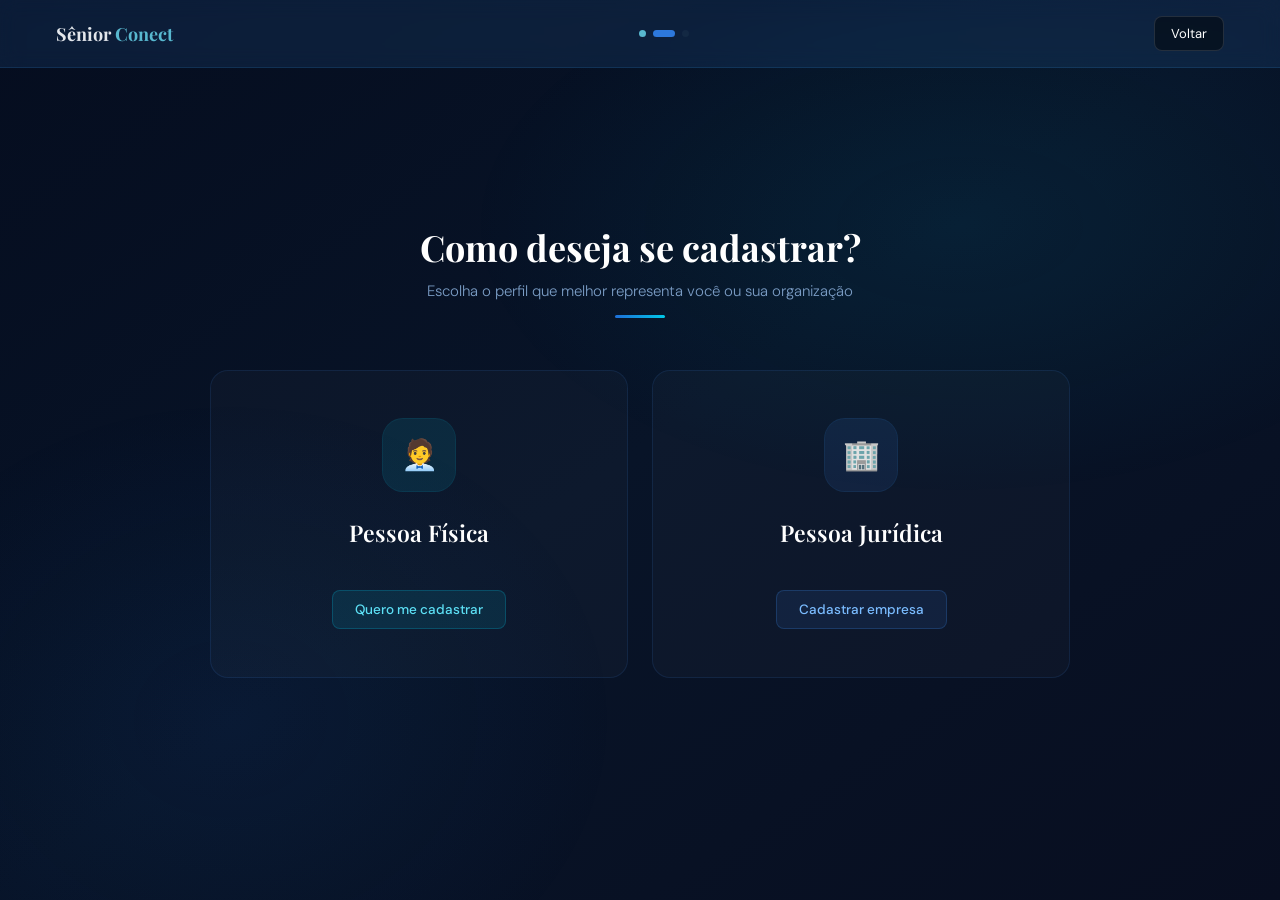
<file: cadastro.html>
<!DOCTYPE html>
<html lang="pt-BR">
<head>
  <meta charset="UTF-8">
  <meta name="viewport" content="width=device-width, initial-scale=1.0">
  <title>Sênior Conect + IA — Cadastro</title>
  <link rel="stylesheet" href="css/global.css">
  <link rel="stylesheet" href="css/nav.css">
  <link rel="stylesheet" href="css/cadastro.css">
  <link rel="stylesheet" href="css/footer.css">
</head>
<body>

<div class="screen-bg"></div>

<!-- MINI NAV -->
<nav class="mini-nav">
  <a href="index.html" class="logo-sm">Sênior <span>Conect</span></a>
  <div class="steps">
    <div class="step done"></div>
    <div class="step active"></div>
    <div class="step"></div>
  </div>
  <a href="index.html" class="btn-back"> Voltar</a>
</nav>

<!-- CONTEÚDO -->
<div class="cadastro-page">
  <div class="screen-inner">

    <div class="screen-header">
      <h2>Como deseja se cadastrar?</h2>
      <p>Escolha o perfil que melhor representa você ou sua organização</p>
      <div class="divider"></div>
    </div>

    <div class="type-cards">

      <!-- Pessoa Física -->
      <a href="formulario.html?tipo=fisica" class="type-card fisica">
        <div class="card-icon">🧑‍💼</div>
        <h3>Pessoa Física</h3>
        <span class="card-btn">Quero me cadastrar </span>
      </a>

      <!-- Pessoa Jurídica -->
      <a href="formulario.html?tipo=juridica" class="type-card juridica">
        <div class="card-icon">🏢</div>
        <h3>Pessoa Jurídica</h3>
        <span class="card-btn">Cadastrar empresa </span>
      </a>

    </div>

    

  </div>
</div>

<script src="js/navegacao.js"></script>
</body>
</html>
</file>
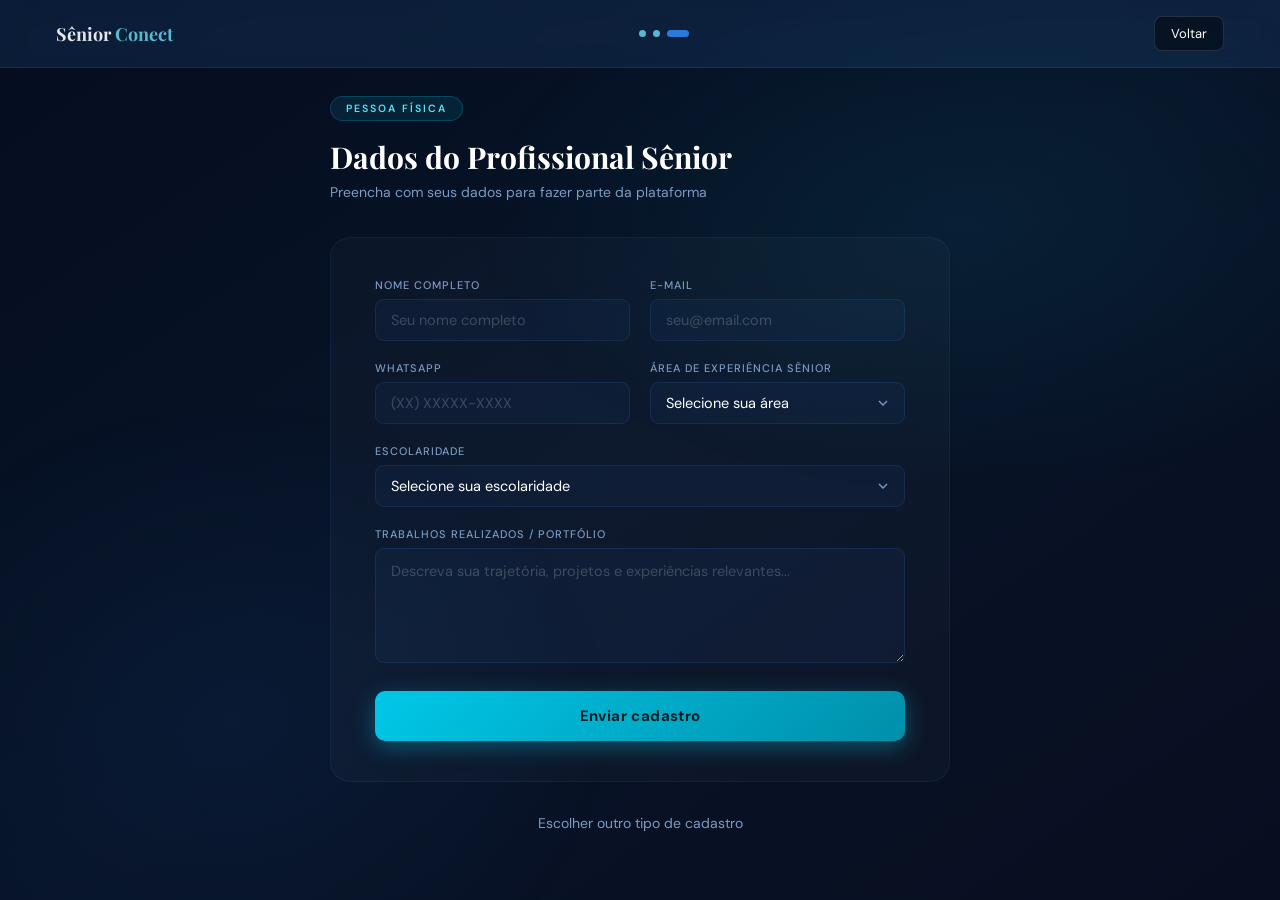
<file: formulario.html>
<!DOCTYPE html>
<html lang="pt-BR">
<head>
  <meta charset="UTF-8">
  <meta name="viewport" content="width=device-width, initial-scale=1.0">
  <title>Sênior Conect + IA — Formulário</title>
  <link rel="stylesheet" href="css/global.css">
  <link rel="stylesheet" href="css/nav.css">
  <link rel="stylesheet" href="css/formulario.css">
  <link rel="stylesheet" href="css/footer.css">
</head>
<body>

<div class="screen-bg"></div>

<!-- MINI NAV -->
<nav class="mini-nav">
  <a href="index.html" class="logo-sm">Sênior <span>Conect</span></a>
  <div class="steps">
    <div class="step done"></div>
    <div class="step done"></div>
    <div class="step active"></div>
  </div>
  <a href="cadastro.html" class="btn-back"> Voltar</a>
</nav>

<!-- FORMULÁRIO -->
<div class="formulario-page">
  <div class="form-wrapper">

    <div id="form-pill" class="form-type-pill"></div>
    <h2 class="form-title" id="form-title">Cadastro</h2>
    <p class="form-subtitle" id="form-subtitle"></p>

    <div class="form-card">
      <form id="main-form" onsubmit="submitForm(event)">
        <div class="form-grid" id="form-fields">
          <!-- Campos injetados pelo formulario.js -->
        </div>
        <button type="submit" class="btn-submit" id="submit-btn">Enviar cadastro</button>
      </form>
    </div>

    <div class="back-center">
      <a href="cadastro.html" class="link-back"> Escolher outro tipo de cadastro</a>
    </div>

  </div>
</div>



<!-- Toast de confirmação -->
<div class="toast" id="toast">Cadastro enviado com sucesso!</div>

<script src="js/navegacao.js"></script>
<script src="js/formulario.js"></script>
<script src="js/toast.js"></script>
</body>
</html>
</file>
<file: css/global.css>
/* =============================================
   GLOBAL — Variáveis, Reset, Fontes
   ============================================= */

@import url('https://fonts.googleapis.com/css2?family=Playfair+Display:ital,wght@0,400;0,600;0,700;1,400&family=DM+Sans:wght@300;400;500;600&display=swap');

:root {
  --blue-deep:   #050D1F;
  --blue-dark:   #0A1628;
  --blue-mid:    #0F2040;
  --blue-med:    #1A3A6B;
  --blue-accent: #1E6FD9;
  --blue-bright: #3B8EF0;
  --blue-light:  #7BBCFF;
  --cyan:        #00C8E8;
  --cyan-light:  #5DE0F5;
  --white:       #FFFFFF;
  --muted:       #7A9CC4;
  --border:      rgba(59,142,240,0.18);
}

*, *::before, *::after {
  margin: 0;
  padding: 0;
  box-sizing: border-box;
}

html { scroll-behavior: smooth; }

body {
  font-family: 'DM Sans', sans-serif;
  background: var(--blue-deep);
  color: var(--white);
  overflow-x: hidden;
  min-height: 100vh;
}

/* Páginas individuais ficam com min-height total */
.page-wrapper {
  display: flex;
  flex-direction: column;
  min-height: 100vh;
}

/* Animações comuns */
@keyframes fadeUp {
  from { opacity: 0; transform: translateY(28px); }
  to   { opacity: 1; transform: translateY(0); }
}

@keyframes heroIn {
  from { opacity: 0; transform: translateY(36px); }
  to   { opacity: 1; transform: translateY(0); }
}

@keyframes blink {
  0%, 100% { opacity: 1; box-shadow: 0 0 8px var(--cyan); }
  50%       { opacity: 0.2; box-shadow: none; }
}

/* Botões globais */
.btn-primary {
  background: linear-gradient(135deg, var(--blue-accent) 0%, #0E4CAA 100%);
  color: var(--white);
  font-family: 'DM Sans', sans-serif;
  font-weight: 600;
  font-size: 15px;
  padding: 14px 34px;
  border-radius: 8px;
  border: none;
  cursor: pointer;
  transition: all 0.25s;
  box-shadow: 0 6px 22px rgba(30,111,217,0.45);
  letter-spacing: 0.3px;
  text-decoration: none;
  display: inline-block;
}

.btn-primary:hover {
  transform: translateY(-2px);
  box-shadow: 0 10px 34px rgba(30,111,217,0.65);
}

.btn-ghost {
  background: transparent;
  color: rgba(255,255,255,0.68);
  font-family: 'DM Sans', sans-serif;
  font-size: 15px;
  font-weight: 400;
  padding: 14px 26px;
  border-radius: 8px;
  border: 1px solid rgba(255,255,255,0.14);
  cursor: pointer;
  transition: all 0.2s;
  text-decoration: none;
  display: inline-block;
}

.btn-ghost:hover {
  border-color: rgba(0,200,232,0.4);
  color: var(--cyan-light);
  background: rgba(0,200,232,0.05);
}

/* Divider dourado */
.divider {
  width: 50px;
  height: 3px;
  background: linear-gradient(90deg, var(--blue-accent), var(--cyan));
  border-radius: 2px;
  margin: 14px auto 0;
}

/* Toast de confirmação */
.toast {
  position: fixed;
  bottom: 30px;
  right: 30px;
  background: rgba(5,18,46,0.96);
  border: 1px solid rgba(0,200,232,0.38);
  color: var(--cyan-light);
  padding: 15px 24px;
  border-radius: 12px;
  font-size: 14px;
  font-weight: 500;
  z-index: 9999;
  transform: translateY(80px);
  opacity: 0;
  transition: all 0.35s cubic-bezier(.22,.68,0,1.2);
  backdrop-filter: blur(14px);
  box-shadow: 0 8px 36px rgba(0,0,0,0.5);
  display: flex;
  align-items: center;
  gap: 10px;
}

.toast.show {
  transform: translateY(0);
  opacity: 1;
}

/* Screen BG para páginas internas */
.screen-bg {
  position: fixed;
  inset: 0;
  pointer-events: none;
  z-index: 0;
  background:
    radial-gradient(ellipse 70% 55% at 75% 25%, rgba(0,200,232,0.07) 0%, transparent 55%),
    radial-gradient(ellipse 55% 65% at 18% 80%, rgba(30,111,217,0.07) 0%, transparent 55%);
}
</file>
<file: css/nav.css>
/* =============================================
   NAV — Navbar principal e Mini-nav interna
   ============================================= */

/* ---- Navbar principal (Home) ---- */
nav.main-nav {
  position: relative;
  z-index: 100;
  display: flex;
  align-items: center;
  justify-content: space-between;
  padding: 22px 56px;
  border-bottom: 1px solid rgba(120, 160, 190, 0.14);
  background: rgba(193, 224, 240, 0.78);
  backdrop-filter: blur(10px);
  -webkit-backdrop-filter: blur(10px);
}

.logo {
  font-family: 'Playfair Display', serif;
  font-size: 22px;
  font-weight: 700;
  color: #1c2430;
  letter-spacing: -0.3px;
  text-decoration: none;
  line-height: 1.05;
}

.logo span {
  color: #58b8cf;
}

.logo small {
  display: block;
  font-family: 'DM Sans', sans-serif;
  font-size: 9px;
  font-weight: 600;
  color: #7a94a3;
  letter-spacing: 4px;
  text-transform: uppercase;
  margin-top: 3px;
}

.nav-links {
  display: flex;
  align-items: center;
  gap: 34px;
  list-style: none;
}

.nav-links a {
  color: #39424e;
  text-decoration: none;
  font-size: 16px;
  font-weight: 500;
  letter-spacing: 0;
  transition: color 0.2s ease;
  position: relative;
}

.nav-links a::after {
  content: '';
  position: absolute;
  bottom: -5px;
  left: 0;
  width: 0;
  height: 2px;
  background: #58b8cf;
  border-radius: 2px;
  transition: width 0.25s ease;
}

.nav-links a:hover {
  color: #2f89a3;
}

.nav-links a:hover::after {
  width: 100%;
}

.nav-links .nav-login {
  color: #41606d;
  border: 1px solid rgba(88, 184, 207, 0.35);
  padding: 8px 18px;
  border-radius: 8px;
  transition: all 0.2s ease;
  font-size: 16px;
  background: rgba(255, 255, 255, 0.28);
}

.nav-links .nav-login:hover {
  background: rgba(88, 184, 207, 0.08);
  border-color: rgba(88, 184, 207, 0.55);
  color: #2f89a3;
}

.nav-links .nav-login::after {
  display: none;
}

.btn-nav-cta {
  background: linear-gradient(180deg, #2d78dc 0%, #1e63c3 100%);
  color: #ffffff;
  font-family: 'DM Sans', sans-serif;
  font-weight: 700;
  font-size: 15px;
  padding: 12px 24px;
  border-radius: 8px;
  border: none;
  cursor: pointer;
  letter-spacing: 0;
  transition: all 0.25s ease;
  box-shadow: 0 6px 16px rgba(33, 96, 190, 0.22);
  text-decoration: none;
}

.btn-nav-cta:hover {
  transform: translateY(-1px);
  box-shadow: 0 10px 20px rgba(33, 96, 190, 0.28);
}

/* ---- Mini-nav (páginas internas) ---- */
nav.mini-nav {
  position: fixed;
  top: 0;
  left: 0;
  right: 0;
  z-index: 200;
  display: flex;
  align-items: center;
  justify-content: space-between;
  padding: 16px 56px;
  background: rgba(60, 140, 231, 0.12);
  backdrop-filter: blur(10px);
  -webkit-backdrop-filter: blur(10px);
  border-bottom: 1px solid rgba(61, 164, 243, 0.14);
}

.logo-sm {
  font-family: 'Playfair Display', serif;
  font-size: 18px;
  font-weight: 700;
  color: #e3e7ec;
  text-decoration: none;
}

.logo-sm span {
  color: #58b8cf;
}

.steps {
  display: flex;
  align-items: center;
  gap: 7px;
}

.step {
  height: 7px;
  background: rgba(60, 85, 105, 0.16);
  border-radius: 4px;
  transition: all 0.35s;
  width: 7px;
}

.step.done {
  background: #58b8cf;
}

.step.active {
  background: #2d78dc;
  width: 22px;
}

.btn-back {
  background: rgba(0, 0, 0, 0.45);
  border: 1px solid rgba(255, 255, 255, 0.12);
  color: #ffffff;
  font-family: 'DM Sans', sans-serif;
  font-size: 13px;
  padding: 8px 16px;
  border-radius: 8px;
  cursor: pointer;
  transition: all 0.2s;
  display: flex;
  align-items: center;
  gap: 6px;
  text-decoration: none;
}

.btn-back:hover {
  border-color: rgba(255, 255, 255, 0.45);
  color: #ffffff;
  background: rgba(255, 255, 255, 0.08);
}

/* ---- Responsivo ---- */
@media (max-width: 768px) {
  nav.main-nav {
    padding: 16px 24px;
  }

  nav.mini-nav {
    padding: 14px 24px;
  }

  .nav-links {
    display: none;
  }

  .logo {
    font-size: 19px;
  }

  .btn-nav-cta {
    font-size: 14px;
    padding: 10px 18px;
  }
}
</file>
<file: css/cadastro.css>
/* =============================================
   CADASTRO — cadastro.html (Tela 2)
   ============================================= */

.cadastro-page {
  background: linear-gradient(145deg, #050D1F 0%, #081428 50%, #080E20 100%);
  min-height: 100vh;
  display: flex;
  align-items: center;
  justify-content: center;
}

.screen-inner {
  position: relative;
  z-index: 10;
  width: 100%;
  max-width: 940px;
  padding: 96px 40px 60px;
  margin: auto;
  animation: fadeUp 0.6s ease both;
}

.screen-header {
  text-align: center;
  margin-bottom: 52px;
}

.screen-header h2 {
  font-family: 'Playfair Display', serif;
  font-size: 36px;
  font-weight: 700;
  color: var(--white);
  margin-bottom: 10px;
}

.screen-header p {
  font-size: 15px;
  color: var(--muted);
  font-weight: 300;
}

/* Cards de tipo */
.type-cards {
  display: grid;
  grid-template-columns: 1fr 1fr;
  gap: 24px;
  margin-bottom: 36px;
}

.type-card {
  background: rgba(255,255,255,0.025);
  border: 1px solid rgba(59,142,240,0.12);
  border-radius: 18px;
  padding: 48px 44px;
  cursor: pointer;
  transition: all 0.32s cubic-bezier(.22,.68,0,1.2);
  text-align: center;
  position: relative;
  overflow: hidden;
  text-decoration: none;
  display: block;
}

.type-card::after {
  content: '';
  position: absolute;
  inset: 0;
  border-radius: 18px;
  opacity: 0;
  transition: opacity 0.3s;
}

.type-card.fisica::after {
  background: radial-gradient(ellipse at 50% 0%, rgba(0,200,232,0.1) 0%, transparent 65%);
}

.type-card.juridica::after {
  background: radial-gradient(ellipse at 50% 0%, rgba(59,142,240,0.1) 0%, transparent 65%);
}

.type-card:hover { transform: translateY(-6px); }
.type-card:hover::after { opacity: 1; }

.type-card.fisica:hover {
  border-color: rgba(0,200,232,0.42);
  box-shadow: 0 16px 48px rgba(0,200,232,0.12);
}

.type-card.juridica:hover {
  border-color: rgba(59,142,240,0.42);
  box-shadow: 0 16px 48px rgba(59,142,240,0.14);
}

.card-icon {
  width: 72px; height: 72px;
  border-radius: 20px;
  display: flex;
  align-items: center;
  justify-content: center;
  margin: 0 auto 26px;
  font-size: 30px;
  position: relative;
  z-index: 1;
}

.fisica .card-icon {
  background: rgba(0,200,232,0.1);
  box-shadow: 0 0 0 1px rgba(0,200,232,0.18);
}

.juridica .card-icon {
  background: rgba(59,142,240,0.1);
  box-shadow: 0 0 0 1px rgba(59,142,240,0.18);
}

.type-card h3 {
  font-family: 'Playfair Display', serif;
  font-size: 23px;
  font-weight: 600;
  color: var(--white);
  margin-bottom: 12px;
  position: relative;
  z-index: 1;
}

.type-card p {
  font-size: 14px;
  color: var(--muted);
  line-height: 1.72;
  font-weight: 300;
  position: relative;
  z-index: 1;
}

.card-btn {
  display: inline-flex;
  align-items: center;
  gap: 8px;
  margin-top: 30px;
  font-family: 'DM Sans', sans-serif;
  font-size: 13.5px;
  font-weight: 500;
  padding: 10px 22px;
  border-radius: 8px;
  border: none;
  cursor: pointer;
  transition: all 0.22s;
  position: relative;
  z-index: 1;
}

.fisica .card-btn {
  background: rgba(0,200,232,0.1);
  color: var(--cyan-light);
  border: 1px solid rgba(0,200,232,0.22);
}

.fisica .card-btn:hover { background: rgba(0,200,232,0.2); }

.juridica .card-btn {
  background: rgba(59,142,240,0.1);
  color: var(--blue-light);
  border: 1px solid rgba(59,142,240,0.22);
}

.juridica .card-btn:hover { background: rgba(59,142,240,0.2); }

.back-center {
  text-align: center;
  margin-top: 6px;
}

.link-back {
  background: none;
  border: none;
  color: var(--muted);
  font-family: 'DM Sans', sans-serif;
  font-size: 14px;
  cursor: pointer;
  transition: color 0.2s;
  display: inline-flex;
  align-items: center;
  gap: 6px;
  padding: 8px;
  text-decoration: none;
}

.link-back:hover { color: var(--white); }

/* ---- Responsivo ---- */
@media (max-width: 768px) {
  .screen-inner  { padding: 88px 20px 48px; }
  .type-cards    { grid-template-columns: 1fr; }
  .type-card     { padding: 36px 28px; }
}
</file>
<file: css/footer.css>
/* =============================================
   FOOTER
   ============================================= */

footer {
  position: relative;
  z-index: 10;
  background: rgba(3,8,18,0.92);
  border-top: 1px solid var(--border);
  backdrop-filter: blur(12px);
}

.footer-top {
  display: grid;
  grid-template-columns: 2fr 1fr 1fr 1fr;
  gap: 48px;
  padding: 56px 60px 44px;
  border-bottom: 1px solid var(--border);
}

.footer-brand .logo-footer {
  font-family: 'Playfair Display', serif;
  font-size: 20px;
  font-weight: 700;
  color: var(--white);
  margin-bottom: 4px;
}

.footer-brand .logo-footer span { color: var(--cyan); }

.footer-brand .tagline {
  font-size: 11px;
  letter-spacing: 3px;
  text-transform: uppercase;
  color: var(--blue-light);
  margin-bottom: 16px;
}

.footer-brand p {
  font-size: 13.5px;
  font-weight: 300;
  color: rgba(255,255,255,0.45);
  line-height: 1.72;
  max-width: 280px;
  margin-bottom: 24px;
}

.social-links {
  display: flex;
  gap: 10px;
}

.social-links a {
  width: 36px;
  height: 36px;
  border-radius: 9px;
  background: rgba(59,142,240,0.08);
  border: 1px solid rgba(59,142,240,0.16);
  display: flex;
  align-items: center;
  justify-content: center;
  text-decoration: none;
  font-size: 15px;
  transition: all 0.22s;
}

.social-links a:hover {
  background: rgba(0,200,232,0.14);
  border-color: rgba(0,200,232,0.36);
  transform: translateY(-2px);
}

.footer-col h4 {
  font-family: 'DM Sans', sans-serif;
  font-size: 11px;
  font-weight: 600;
  letter-spacing: 2px;
  text-transform: uppercase;
  color: var(--blue-light);
  margin-bottom: 18px;
}

.footer-col ul {
  list-style: none;
  display: flex;
  flex-direction: column;
  gap: 10px;
}

.footer-col ul li a {
  font-size: 13.5px;
  font-weight: 300;
  color: rgba(255,255,255,0.45);
  text-decoration: none;
  transition: color 0.2s;
  display: inline-flex;
  align-items: center;
  gap: 6px;
}

.footer-col ul li a:hover { color: var(--cyan-light); }

.footer-col ul li a::before {
  content: '›';
  color: var(--blue-accent);
  font-size: 16px;
  line-height: 1;
  transition: transform 0.2s;
}

.footer-col ul li a:hover::before { transform: translateX(3px); }

.footer-bottom {
  display: flex;
  align-items: center;
  justify-content: space-between;
  padding: 20px 60px;
  flex-wrap: wrap;
  gap: 12px;
}

.footer-bottom p {
  font-size: 12.5px;
  color: rgba(255,255,255,0.28);
  font-weight: 300;
}

.footer-bottom p span { color: var(--cyan); }

.footer-legal {
  display: flex;
  gap: 24px;
}

.footer-legal a {
  font-size: 12.5px;
  font-weight: 300;
  color: rgba(255,255,255,0.28);
  text-decoration: none;
  transition: color 0.2s;
}

.footer-legal a:hover { color: var(--blue-light); }

/* ---- Responsivo ---- */
@media (max-width: 768px) {
  .footer-top {
    grid-template-columns: 1fr 1fr;
    gap: 28px;
    padding: 40px 24px 32px;
  }

  .footer-brand { grid-column: 1 / -1; }
  .footer-bottom { padding: 18px 24px; flex-direction: column; align-items: flex-start; }
}
</file>
<file: css/formulario.css>
/* =============================================
   FORMULÁRIO — formulario.html (Tela 3)
   ============================================= */

.formulario-page {
  background: linear-gradient(145deg, #050D1F 0%, #081428 50%, #080E20 100%);
  min-height: 100vh;
  display: flex;
  align-items: center;
  justify-content: center;
}

.form-wrapper {
  position: relative;
  z-index: 10;
  width: 100%;
  max-width: 700px;
  padding: 96px 40px 60px;
  margin: auto;
  animation: fadeUp 0.6s ease both;
}

/* Pill de tipo */
.form-type-pill {
  display: inline-block;
  padding: 5px 15px;
  border-radius: 100px;
  font-size: 10.5px;
  font-weight: 600;
  letter-spacing: 2px;
  text-transform: uppercase;
  margin-bottom: 16px;
}

.form-type-pill.fisica {
  background: rgba(0,200,232,0.1);
  color: var(--cyan-light);
  border: 1px solid rgba(0,200,232,0.22);
}

.form-type-pill.juridica {
  background: rgba(59,142,240,0.1);
  color: var(--blue-light);
  border: 1px solid rgba(59,142,240,0.22);
}

.form-title {
  font-family: 'Playfair Display', serif;
  font-size: 30px;
  font-weight: 700;
  color: var(--white);
  margin-bottom: 6px;
}

.form-subtitle {
  font-size: 14px;
  color: var(--muted);
  margin-bottom: 36px;
}

/* Card do formulário */
.form-card {
  background: rgba(255,255,255,0.025);
  border: 1px solid rgba(59,142,240,0.1);
  border-radius: 20px;
  padding: 40px 44px;
}

.form-grid {
  display: grid;
  grid-template-columns: 1fr 1fr;
  gap: 20px;
}

/* Grupos de campo */
.fg {
  display: flex;
  flex-direction: column;
  gap: 7px;
}

.fg.full { grid-column: 1 / -1; }

/* Labels */
label {
  font-size: 11px;
  font-weight: 500;
  color: var(--muted);
  letter-spacing: 1px;
  text-transform: uppercase;
}

/* Inputs, Selects, Textarea */
input,
select,
textarea {
  font-family: 'DM Sans', sans-serif;
  font-size: 14.5px;
  color: var(--white);
  background: rgba(59,142,240,0.05);
  border: 1px solid rgba(59,142,240,0.14);
  border-radius: 9px;
  padding: 11px 15px;
  outline: none;
  width: 100%;
  transition: all 0.22s;
  -webkit-appearance: none;
}

input::placeholder,
textarea::placeholder {
  color: rgba(255,255,255,0.2);
}

input:focus,
select:focus,
textarea:focus {
  border-color: rgba(0,200,232,0.5);
  background: rgba(0,200,232,0.05);
  box-shadow: 0 0 0 3px rgba(0,200,232,0.07);
}

select {
  cursor: pointer;
  background-image: url("data:image/svg+xml,%3Csvg xmlns='http://www.w3.org/2000/svg' width='16' height='16' viewBox='0 0 24 24' fill='none' stroke='%237A9CC4' stroke-width='2'%3E%3Cpolyline points='6 9 12 15 18 9'/%3E%3C/svg%3E");
  background-repeat: no-repeat;
  background-position: right 13px center;
  background-size: 16px;
  padding-right: 38px;
  background-color: rgba(59,142,240,0.05);
}

select option {
  background: #081428;
  color: var(--white);
}

textarea {
  resize: vertical;
  min-height: 115px;
  line-height: 1.6;
}

/* Botões de submit */
.btn-submit {
  width: 100%;
  margin-top: 28px;
  padding: 15px;
  background: linear-gradient(135deg, var(--blue-accent) 0%, #0A3F99 100%);
  color: var(--white);
  font-family: 'DM Sans', sans-serif;
  font-size: 15px;
  font-weight: 700;
  border: none;
  border-radius: 10px;
  cursor: pointer;
  letter-spacing: 0.4px;
  transition: all 0.25s;
  box-shadow: 0 6px 22px rgba(30,111,217,0.42);
}

.btn-submit:hover {
  transform: translateY(-2px);
  box-shadow: 0 10px 34px rgba(30,111,217,0.62);
}

.btn-submit.cyan {
  background: linear-gradient(135deg, var(--cyan) 0%, #008FAA 100%);
  color: #001C24;
  box-shadow: 0 6px 22px rgba(0,200,232,0.35);
}

.btn-submit.cyan:hover {
  box-shadow: 0 10px 34px rgba(0,200,232,0.55);
}

/* Link voltar */
.back-center {
  text-align: center;
  margin-top: 24px;
}

.link-back {
  background: none;
  border: none;
  color: var(--muted);
  font-family: 'DM Sans', sans-serif;
  font-size: 14px;
  cursor: pointer;
  transition: color 0.2s;
  display: inline-flex;
  align-items: center;
  gap: 6px;
  padding: 8px;
  text-decoration: none;
}

.link-back:hover { color: var(--white); }

/* ---- Responsivo ---- */
@media (max-width: 768px) {
  .form-wrapper { padding: 88px 20px 48px; }
  .form-card    { padding: 28px 24px; }
  .form-grid    { grid-template-columns: 1fr; }
  .fg.full      { grid-column: 1; }
}
</file>
